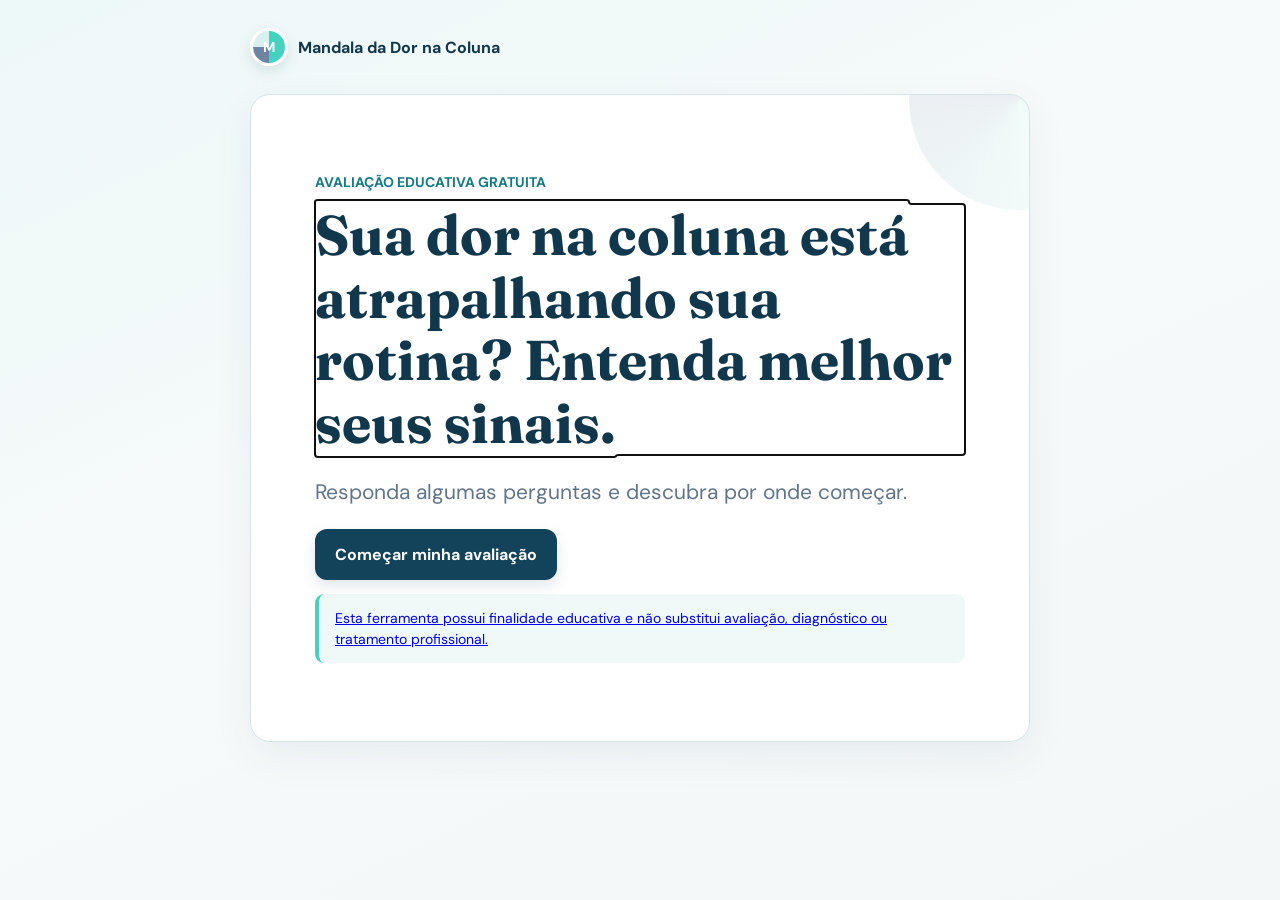
<file: index.html>
<!doctype html>
<html lang="pt-BR">
<head>
  <meta charset="utf-8"><meta name="viewport" content="width=device-width, initial-scale=1"><meta name="theme-color" content="#12435B"><link rel="manifest" href="manifest.webmanifest">
  <meta name="description" content="Faça uma avaliação educativa sobre padrões de dor na coluna e receba um relatório personalizado.">
  <meta name="robots" content="index,follow">
  <link rel="canonical" href="https://mandaladacoluna.vercel.app/">
  <meta property="og:type" content="website">
  <meta property="og:url" content="https://mandaladacoluna.vercel.app/">
  <meta property="og:title" content="Mandala da Dor na Coluna">
  <meta property="og:description" content="Conheça o padrão educativo que mais se aproxima dos seus relatos sobre dor na coluna.">
  <meta name="twitter:card" content="summary">
  <link rel="icon" href="assets/icons/mandala.svg" type="image/svg+xml">
  <title>Mandala da Dor na Coluna</title>
  <link rel="preconnect" href="https://fonts.googleapis.com"><link rel="preconnect" href="https://fonts.gstatic.com" crossorigin>
  <link href="https://fonts.googleapis.com/css2?family=DM+Sans:wght@400;500;600;700&family=Fraunces:opsz,wght@9..144,600;9..144,700&display=swap" rel="stylesheet">
  <link rel="stylesheet" href="css/styles.css">
  <link rel="stylesheet" href="css/mobile-ux.css">
  <link rel="stylesheet" href="css/body-illustration.css">
</head>
<body>
  <main class="shell" id="app"></main>
  <noscript>Ative o JavaScript para realizar a avaliação.</noscript>
  <script type="module" src="js/app.js"></script>
  <script type="module" src="js/body-illustration.js"></script>
</body>
</html>
</file>
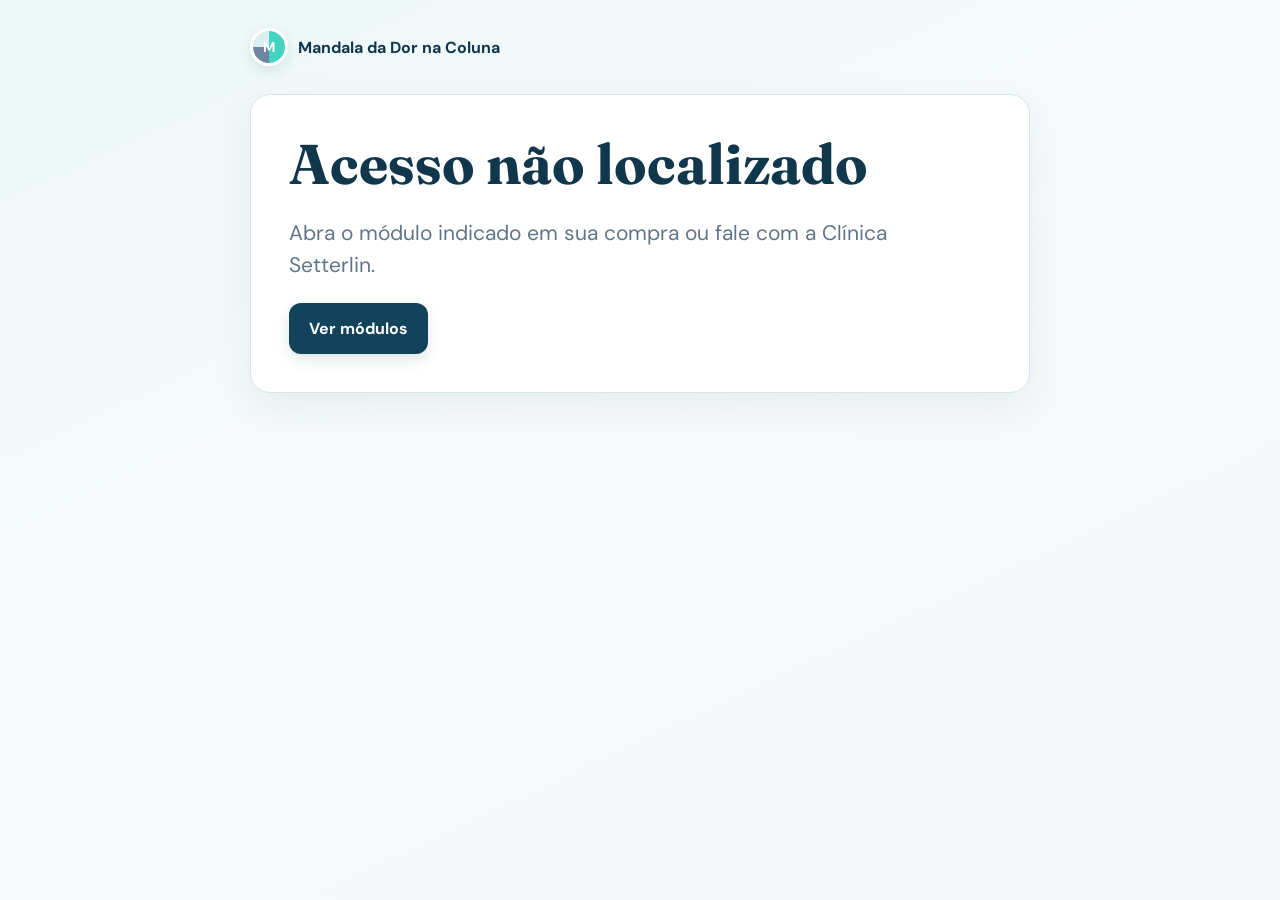
<file: acesso.html>
<!doctype html>
<html lang="pt-BR">
<head>
  <meta charset="utf-8">
  <meta name="viewport" content="width=device-width, initial-scale=1">
  <meta name="theme-color" content="#12435B">
  <meta name="description" content="Orientações de acesso ao conteúdo da Mandala da Dor na Coluna.">
  <meta name="robots" content="noindex,follow">
  <link rel="icon" href="assets/icons/mandala.svg" type="image/svg+xml">
  <title>Liberando seu acesso | Mandala da Dor</title>
  <link rel="preconnect" href="https://fonts.googleapis.com">
  <link rel="preconnect" href="https://fonts.gstatic.com" crossorigin>
  <link href="https://fonts.googleapis.com/css2?family=DM+Sans:wght@400;500;600;700&family=Fraunces:opsz,wght@9..144,600;9..144,700&display=swap" rel="stylesheet">
  <link rel="stylesheet" href="css/styles.css">
  <link rel="stylesheet" href="css/mobile-ux.css">
  <link rel="stylesheet" href="css/trial-lesson.css">
</head>
<body>
  <main class="shell lesson-shell" id="access-release-app"></main>
  <script type="module" src="js/access-release.js"></script>
</body>
</html>
</file>
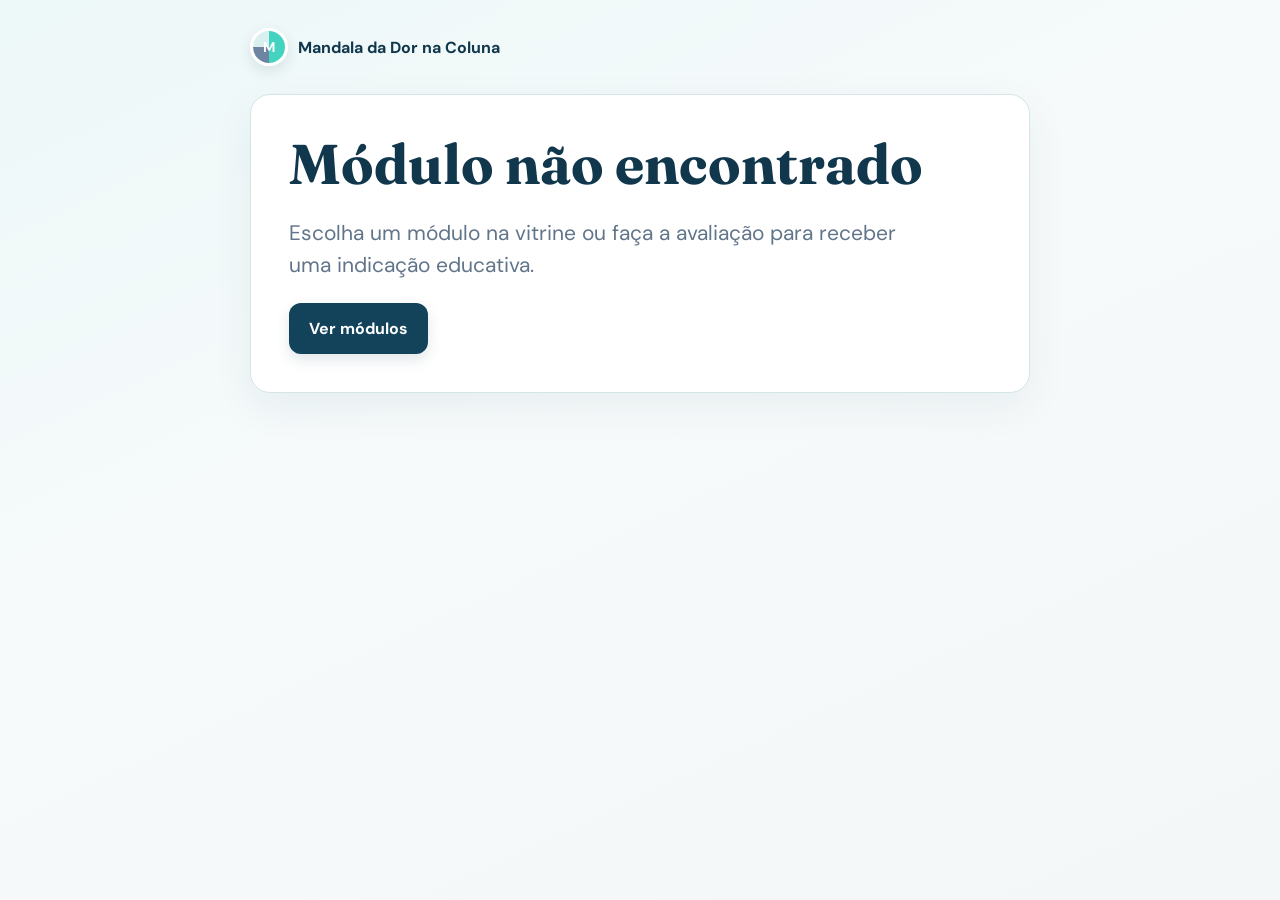
<file: aula-experimental.html>
<!doctype html>
<html lang="pt-BR">
<head>
  <meta charset="utf-8">
  <meta name="viewport" content="width=device-width, initial-scale=1">
  <meta name="theme-color" content="#12435B">
  <meta name="description" content="Assista à aula experimental educativa da Mandala da Dor na Coluna.">
  <meta name="robots" content="noindex,follow">
  <link rel="icon" href="assets/icons/mandala.svg" type="image/svg+xml">
  <title>Aula experimental | Mandala da Dor</title>
  <link rel="preconnect" href="https://fonts.googleapis.com">
  <link rel="preconnect" href="https://fonts.gstatic.com" crossorigin>
  <link href="https://fonts.googleapis.com/css2?family=DM+Sans:wght@400;500;600;700&family=Fraunces:opsz,wght@9..144,600;9..144,700&display=swap" rel="stylesheet">
  <link rel="stylesheet" href="css/styles.css">
  <link rel="stylesheet" href="css/mobile-ux.css">
  <link rel="stylesheet" href="css/trial-lesson.css">
</head>
<body>
  <main class="shell lesson-shell" id="trial-lesson-app"></main>
  <script type="module" src="js/trial-lesson.js"></script>
</body>
</html>
</file>
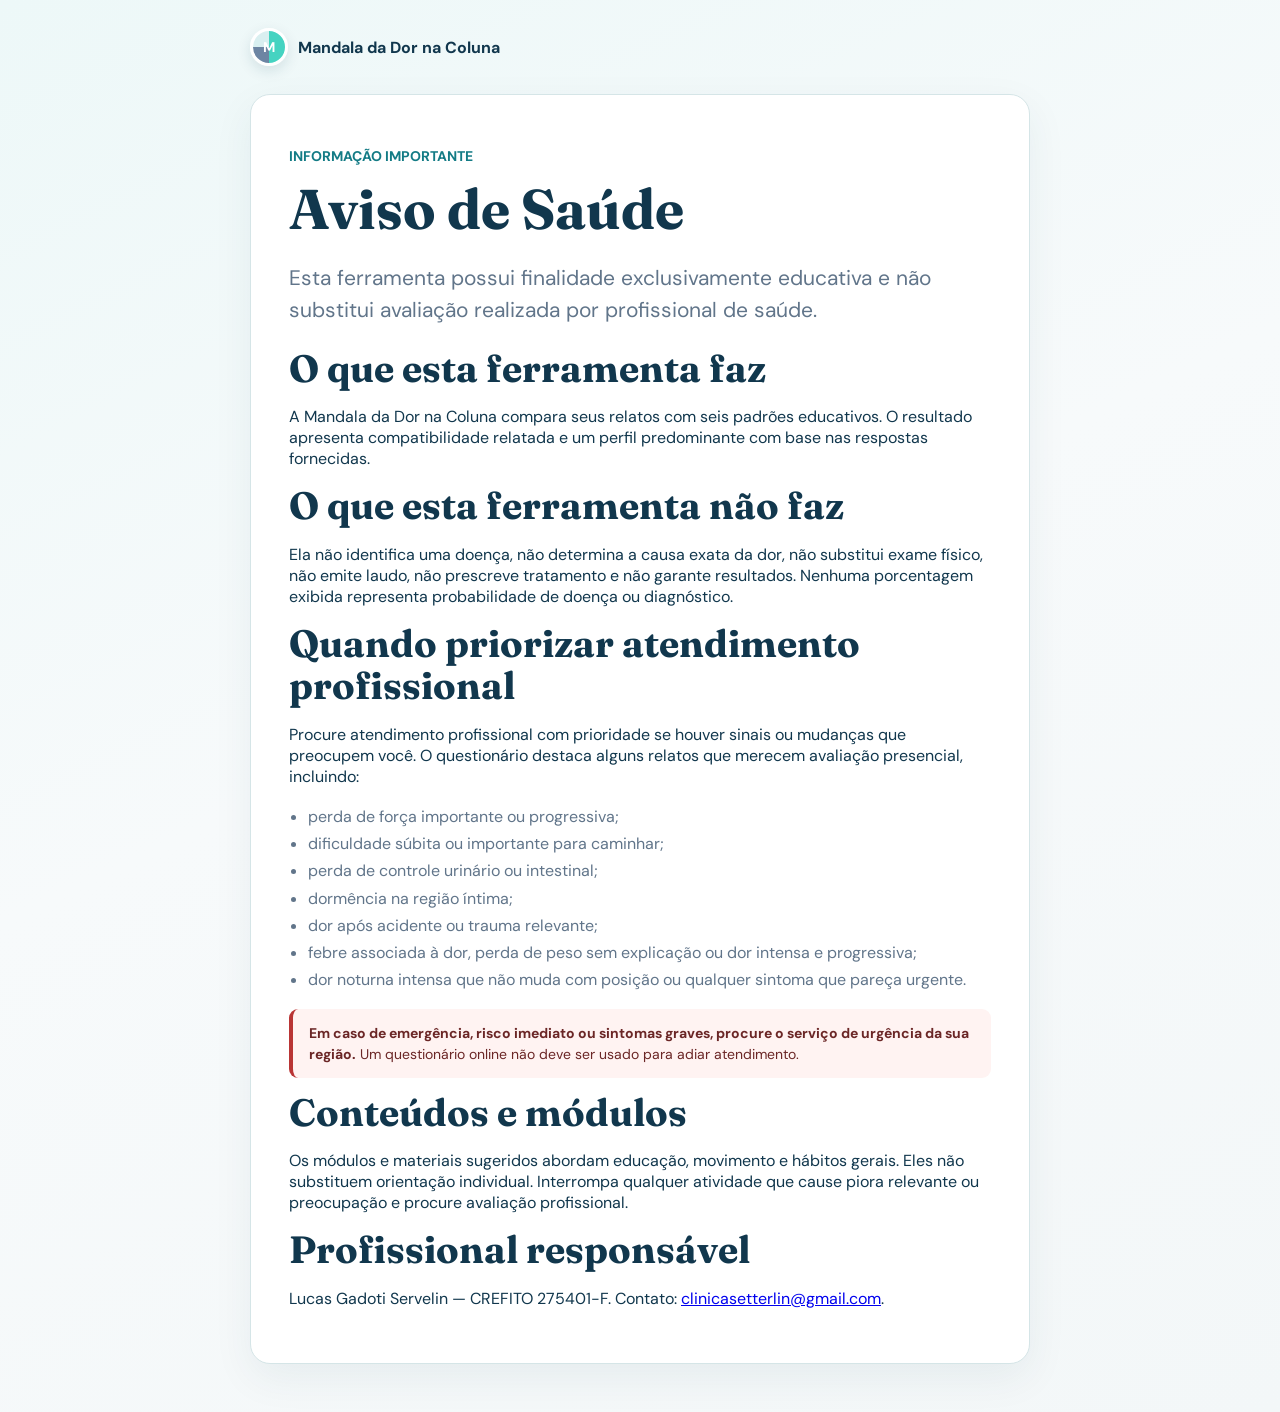
<file: aviso-saude.html>
<!doctype html>
<html lang="pt-BR">
<head>
  <meta charset="utf-8">
  <meta name="viewport" content="width=device-width, initial-scale=1">
  <meta name="description" content="Aviso de saúde da Mandala da Dor na Coluna.">
  <title>Aviso de Saúde | Mandala da Dor</title>
  <link rel="preconnect" href="https://fonts.googleapis.com">
  <link rel="preconnect" href="https://fonts.gstatic.com" crossorigin>
  <link href="https://fonts.googleapis.com/css2?family=DM+Sans:wght@400;500;600;700&family=Fraunces:opsz,wght@9..144,600;9..144,700&display=swap" rel="stylesheet">
  <link rel="stylesheet" href="css/styles.css">
  <link rel="stylesheet" href="css/mobile-ux.css">
</head>
<body>
  <main class="shell">
    <a class="brand" href="index.html" aria-label="Voltar para a Mandala da Dor na Coluna"><span class="brand-mark">M</span>Mandala da Dor na Coluna</a>
    <article class="card legal-page">
      <p class="question-meta">INFORMAÇÃO IMPORTANTE</p>
      <h1>Aviso de Saúde</h1>
      <p class="lead">Esta ferramenta possui finalidade exclusivamente educativa e não substitui avaliação realizada por profissional de saúde.</p>

      <h2>O que esta ferramenta faz</h2>
      <p>A Mandala da Dor na Coluna compara seus relatos com seis padrões educativos. O resultado apresenta compatibilidade relatada e um perfil predominante com base nas respostas fornecidas.</p>

      <h2>O que esta ferramenta não faz</h2>
      <p>Ela não identifica uma doença, não determina a causa exata da dor, não substitui exame físico, não emite laudo, não prescreve tratamento e não garante resultados. Nenhuma porcentagem exibida representa probabilidade de doença ou diagnóstico.</p>

      <h2>Quando priorizar atendimento profissional</h2>
      <p>Procure atendimento profissional com prioridade se houver sinais ou mudanças que preocupem você. O questionário destaca alguns relatos que merecem avaliação presencial, incluindo:</p>
      <ul class="detail-list">
        <li>perda de força importante ou progressiva;</li>
        <li>dificuldade súbita ou importante para caminhar;</li>
        <li>perda de controle urinário ou intestinal;</li>
        <li>dormência na região íntima;</li>
        <li>dor após acidente ou trauma relevante;</li>
        <li>febre associada à dor, perda de peso sem explicação ou dor intensa e progressiva;</li>
        <li>dor noturna intensa que não muda com posição ou qualquer sintoma que pareça urgente.</li>
      </ul>
      <p class="notice alert"><strong>Em caso de emergência, risco imediato ou sintomas graves, procure o serviço de urgência da sua região.</strong> Um questionário online não deve ser usado para adiar atendimento.</p>

      <h2>Conteúdos e módulos</h2>
      <p>Os módulos e materiais sugeridos abordam educação, movimento e hábitos gerais. Eles não substituem orientação individual. Interrompa qualquer atividade que cause piora relevante ou preocupação e procure avaliação profissional.</p>

      <h2>Profissional responsável</h2>
      <p>Lucas Gadoti Servelin — CREFITO 275401-F. Contato: <a href="mailto:clinicasetterlin@gmail.com">clinicasetterlin@gmail.com</a>.</p>
    </article>
  </main>
</body>
</html>
</file>
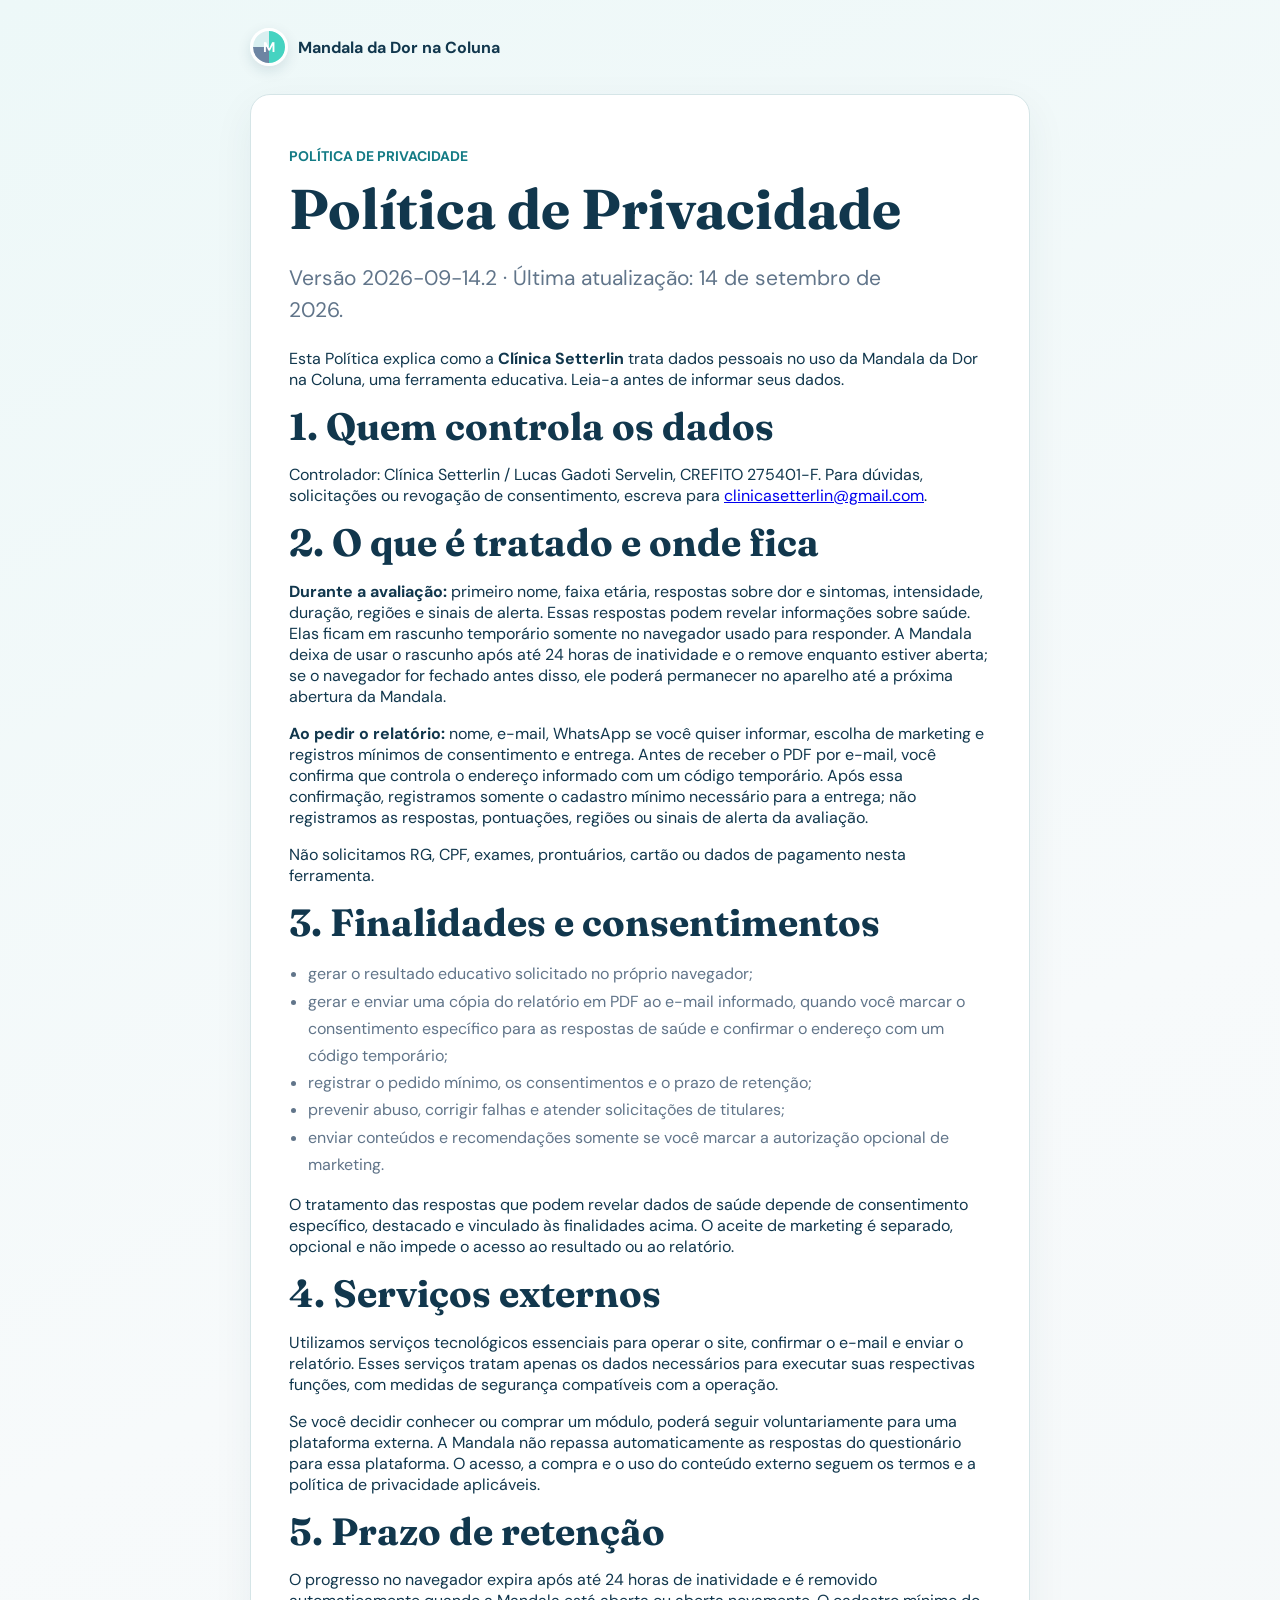
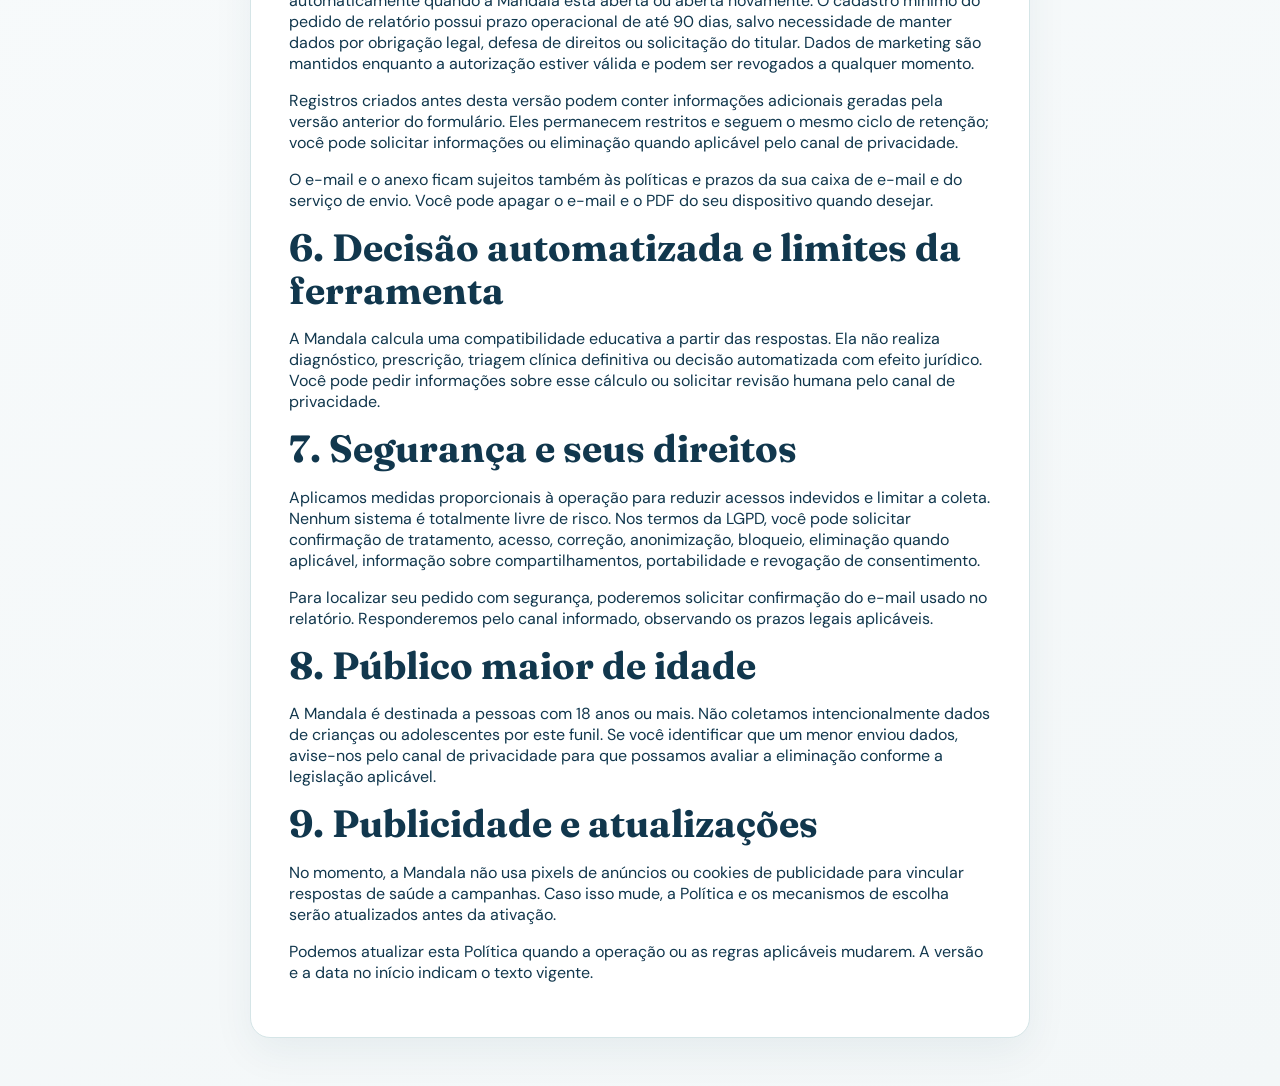
<file: privacidade.html>
<!doctype html>
<html lang="pt-BR">
<head>
  <meta charset="utf-8">
  <meta name="viewport" content="width=device-width, initial-scale=1">
  <meta name="description" content="Política de Privacidade da Mandala da Dor na Coluna.">
  <title>Política de Privacidade | Mandala da Dor</title>
  <link rel="preconnect" href="https://fonts.googleapis.com">
  <link rel="preconnect" href="https://fonts.gstatic.com" crossorigin>
  <link href="https://fonts.googleapis.com/css2?family=DM+Sans:wght@400;500;600;700&family=Fraunces:opsz,wght@9..144,600;9..144,700&display=swap" rel="stylesheet">
  <link rel="stylesheet" href="css/styles.css">
  <link rel="stylesheet" href="css/mobile-ux.css">
</head>
<body>
  <main class="shell">
    <a class="brand" href="index.html" aria-label="Voltar para a Mandala da Dor na Coluna"><span class="brand-mark">M</span>Mandala da Dor na Coluna</a>
    <article class="card legal-page">
      <p class="question-meta">POLÍTICA DE PRIVACIDADE</p>
      <h1>Política de Privacidade</h1>
      <p class="lead">Versão 2026-09-14.2 · Última atualização: 14 de setembro de 2026.</p>
      <p>Esta Política explica como a <strong>Clínica Setterlin</strong> trata dados pessoais no uso da Mandala da Dor na Coluna, uma ferramenta educativa. Leia-a antes de informar seus dados.</p>

      <h2>1. Quem controla os dados</h2>
      <p>Controlador: Clínica Setterlin / Lucas Gadoti Servelin, CREFITO 275401-F. Para dúvidas, solicitações ou revogação de consentimento, escreva para <a href="mailto:clinicasetterlin@gmail.com?subject=Privacidade%20-%20Mandala%20da%20Dor">clinicasetterlin@gmail.com</a>.</p>

      <h2>2. O que é tratado e onde fica</h2>
      <p><strong>Durante a avaliação:</strong> primeiro nome, faixa etária, respostas sobre dor e sintomas, intensidade, duração, regiões e sinais de alerta. Essas respostas podem revelar informações sobre saúde. Elas ficam em rascunho temporário somente no navegador usado para responder. A Mandala deixa de usar o rascunho após até 24 horas de inatividade e o remove enquanto estiver aberta; se o navegador for fechado antes disso, ele poderá permanecer no aparelho até a próxima abertura da Mandala.</p>
      <p><strong>Ao pedir o relatório:</strong> nome, e-mail, WhatsApp se você quiser informar, escolha de marketing e registros mínimos de consentimento e entrega. Antes de receber o PDF por e-mail, você confirma que controla o endereço informado com um código temporário. Após essa confirmação, registramos somente o cadastro mínimo necessário para a entrega; não registramos as respostas, pontuações, regiões ou sinais de alerta da avaliação.</p>
      <p>Não solicitamos RG, CPF, exames, prontuários, cartão ou dados de pagamento nesta ferramenta.</p>

      <h2>3. Finalidades e consentimentos</h2>
      <ul class="detail-list">
        <li>gerar o resultado educativo solicitado no próprio navegador;</li>
        <li>gerar e enviar uma cópia do relatório em PDF ao e-mail informado, quando você marcar o consentimento específico para as respostas de saúde e confirmar o endereço com um código temporário;</li>
        <li>registrar o pedido mínimo, os consentimentos e o prazo de retenção;</li>
        <li>prevenir abuso, corrigir falhas e atender solicitações de titulares;</li>
        <li>enviar conteúdos e recomendações somente se você marcar a autorização opcional de marketing.</li>
      </ul>
      <p>O tratamento das respostas que podem revelar dados de saúde depende de consentimento específico, destacado e vinculado às finalidades acima. O aceite de marketing é separado, opcional e não impede o acesso ao resultado ou ao relatório.</p>

      <h2>4. Serviços externos</h2>
      <p>Utilizamos serviços tecnológicos essenciais para operar o site, confirmar o e-mail e enviar o relatório. Esses serviços tratam apenas os dados necessários para executar suas respectivas funções, com medidas de segurança compatíveis com a operação.</p>
      <p>Se você decidir conhecer ou comprar um módulo, poderá seguir voluntariamente para uma plataforma externa. A Mandala não repassa automaticamente as respostas do questionário para essa plataforma. O acesso, a compra e o uso do conteúdo externo seguem os termos e a política de privacidade aplicáveis.</p>

      <h2>5. Prazo de retenção</h2>
      <p>O progresso no navegador expira após até 24 horas de inatividade e é removido automaticamente quando a Mandala está aberta ou aberta novamente. O cadastro mínimo do pedido de relatório possui prazo operacional de até 90 dias, salvo necessidade de manter dados por obrigação legal, defesa de direitos ou solicitação do titular. Dados de marketing são mantidos enquanto a autorização estiver válida e podem ser revogados a qualquer momento.</p>
      <p>Registros criados antes desta versão podem conter informações adicionais geradas pela versão anterior do formulário. Eles permanecem restritos e seguem o mesmo ciclo de retenção; você pode solicitar informações ou eliminação quando aplicável pelo canal de privacidade.</p>
      <p>O e-mail e o anexo ficam sujeitos também às políticas e prazos da sua caixa de e-mail e do serviço de envio. Você pode apagar o e-mail e o PDF do seu dispositivo quando desejar.</p>

      <h2>6. Decisão automatizada e limites da ferramenta</h2>
      <p>A Mandala calcula uma compatibilidade educativa a partir das respostas. Ela não realiza diagnóstico, prescrição, triagem clínica definitiva ou decisão automatizada com efeito jurídico. Você pode pedir informações sobre esse cálculo ou solicitar revisão humana pelo canal de privacidade.</p>

      <h2>7. Segurança e seus direitos</h2>
      <p>Aplicamos medidas proporcionais à operação para reduzir acessos indevidos e limitar a coleta. Nenhum sistema é totalmente livre de risco. Nos termos da LGPD, você pode solicitar confirmação de tratamento, acesso, correção, anonimização, bloqueio, eliminação quando aplicável, informação sobre compartilhamentos, portabilidade e revogação de consentimento.</p>
      <p>Para localizar seu pedido com segurança, poderemos solicitar confirmação do e-mail usado no relatório. Responderemos pelo canal informado, observando os prazos legais aplicáveis.</p>

      <h2>8. Público maior de idade</h2>
      <p>A Mandala é destinada a pessoas com 18 anos ou mais. Não coletamos intencionalmente dados de crianças ou adolescentes por este funil. Se você identificar que um menor enviou dados, avise-nos pelo canal de privacidade para que possamos avaliar a eliminação conforme a legislação aplicável.</p>

      <h2>9. Publicidade e atualizações</h2>
      <p>No momento, a Mandala não usa pixels de anúncios ou cookies de publicidade para vincular respostas de saúde a campanhas. Caso isso mude, a Política e os mecanismos de escolha serão atualizados antes da ativação.</p>
      <p>Podemos atualizar esta Política quando a operação ou as regras aplicáveis mudarem. A versão e a data no início indicam o texto vigente.</p>

    </article>
  </main>
</body>
</html>
</file>
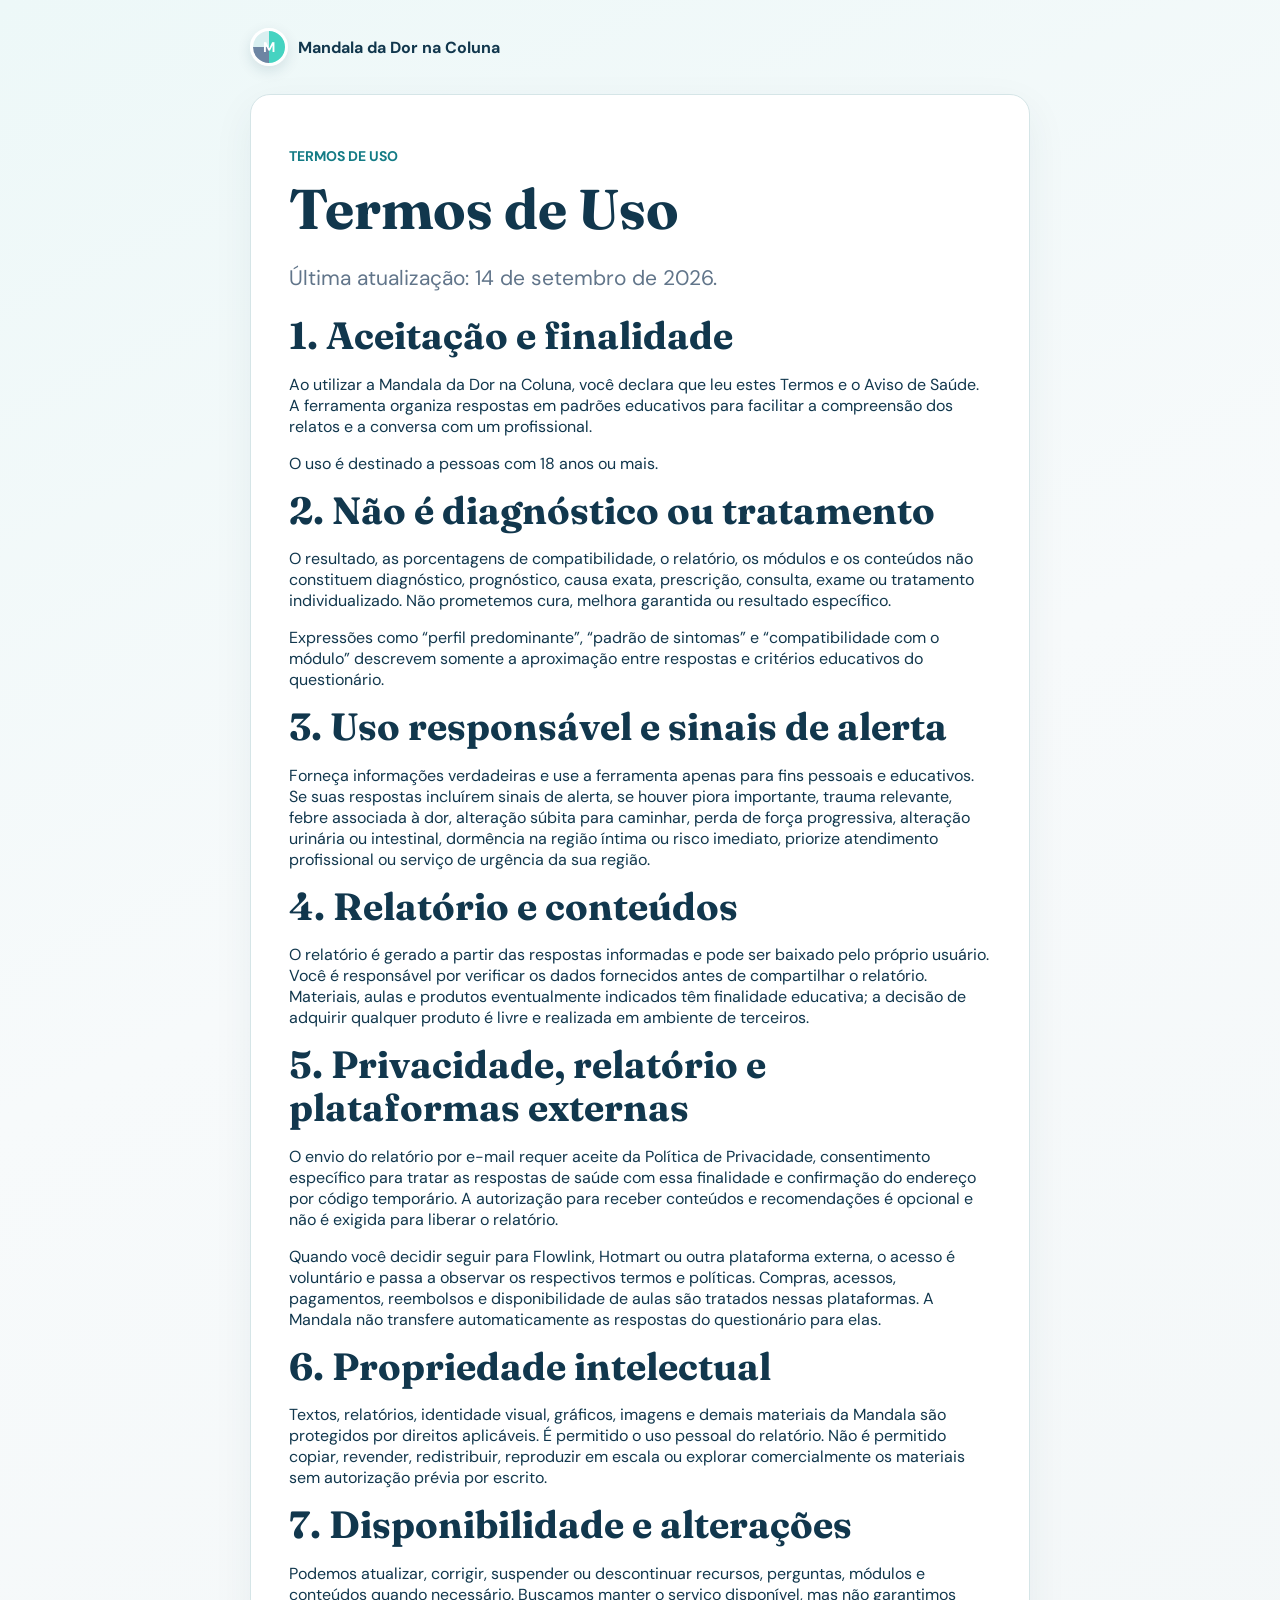
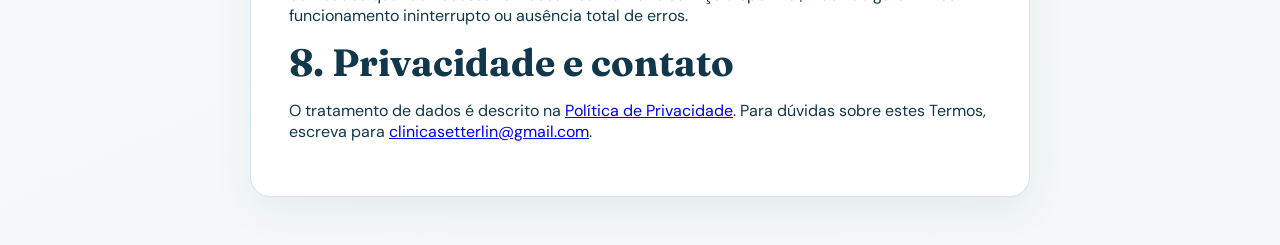
<file: termos.html>
<!doctype html>
<html lang="pt-BR">
<head>
  <meta charset="utf-8">
  <meta name="viewport" content="width=device-width, initial-scale=1">
  <meta name="description" content="Termos de Uso da Mandala da Dor na Coluna.">
  <title>Termos de Uso | Mandala da Dor</title>
  <link rel="preconnect" href="https://fonts.googleapis.com">
  <link rel="preconnect" href="https://fonts.gstatic.com" crossorigin>
  <link href="https://fonts.googleapis.com/css2?family=DM+Sans:wght@400;500;600;700&family=Fraunces:opsz,wght@9..144,600;9..144,700&display=swap" rel="stylesheet">
  <link rel="stylesheet" href="css/styles.css">
  <link rel="stylesheet" href="css/mobile-ux.css">
</head>
<body>
  <main class="shell">
    <a class="brand" href="index.html" aria-label="Voltar para a Mandala da Dor na Coluna"><span class="brand-mark">M</span>Mandala da Dor na Coluna</a>
    <article class="card legal-page">
      <p class="question-meta">TERMOS DE USO</p>
      <h1>Termos de Uso</h1>
      <p class="lead">Última atualização: 14 de setembro de 2026.</p>

      <h2>1. Aceitação e finalidade</h2>
      <p>Ao utilizar a Mandala da Dor na Coluna, você declara que leu estes Termos e o Aviso de Saúde. A ferramenta organiza respostas em padrões educativos para facilitar a compreensão dos relatos e a conversa com um profissional.</p>
      <p>O uso é destinado a pessoas com 18 anos ou mais.</p>

      <h2>2. Não é diagnóstico ou tratamento</h2>
      <p>O resultado, as porcentagens de compatibilidade, o relatório, os módulos e os conteúdos não constituem diagnóstico, prognóstico, causa exata, prescrição, consulta, exame ou tratamento individualizado. Não prometemos cura, melhora garantida ou resultado específico.</p>
      <p>Expressões como “perfil predominante”, “padrão de sintomas” e “compatibilidade com o módulo” descrevem somente a aproximação entre respostas e critérios educativos do questionário.</p>

      <h2>3. Uso responsável e sinais de alerta</h2>
      <p>Forneça informações verdadeiras e use a ferramenta apenas para fins pessoais e educativos. Se suas respostas incluírem sinais de alerta, se houver piora importante, trauma relevante, febre associada à dor, alteração súbita para caminhar, perda de força progressiva, alteração urinária ou intestinal, dormência na região íntima ou risco imediato, priorize atendimento profissional ou serviço de urgência da sua região.</p>

      <h2>4. Relatório e conteúdos</h2>
      <p>O relatório é gerado a partir das respostas informadas e pode ser baixado pelo próprio usuário. Você é responsável por verificar os dados fornecidos antes de compartilhar o relatório. Materiais, aulas e produtos eventualmente indicados têm finalidade educativa; a decisão de adquirir qualquer produto é livre e realizada em ambiente de terceiros.</p>

      <h2>5. Privacidade, relatório e plataformas externas</h2>
      <p>O envio do relatório por e-mail requer aceite da Política de Privacidade, consentimento específico para tratar as respostas de saúde com essa finalidade e confirmação do endereço por código temporário. A autorização para receber conteúdos e recomendações é opcional e não é exigida para liberar o relatório.</p>
      <p>Quando você decidir seguir para Flowlink, Hotmart ou outra plataforma externa, o acesso é voluntário e passa a observar os respectivos termos e políticas. Compras, acessos, pagamentos, reembolsos e disponibilidade de aulas são tratados nessas plataformas. A Mandala não transfere automaticamente as respostas do questionário para elas.</p>

      <h2>6. Propriedade intelectual</h2>
      <p>Textos, relatórios, identidade visual, gráficos, imagens e demais materiais da Mandala são protegidos por direitos aplicáveis. É permitido o uso pessoal do relatório. Não é permitido copiar, revender, redistribuir, reproduzir em escala ou explorar comercialmente os materiais sem autorização prévia por escrito.</p>

      <h2>7. Disponibilidade e alterações</h2>
      <p>Podemos atualizar, corrigir, suspender ou descontinuar recursos, perguntas, módulos e conteúdos quando necessário. Buscamos manter o serviço disponível, mas não garantimos funcionamento ininterrupto ou ausência total de erros.</p>

      <h2>8. Privacidade e contato</h2>
      <p>O tratamento de dados é descrito na <a href="privacidade.html">Política de Privacidade</a>. Para dúvidas sobre estes Termos, escreva para <a href="mailto:clinicasetterlin@gmail.com">clinicasetterlin@gmail.com</a>.</p>

    </article>
  </main>
</body>
</html>
</file>
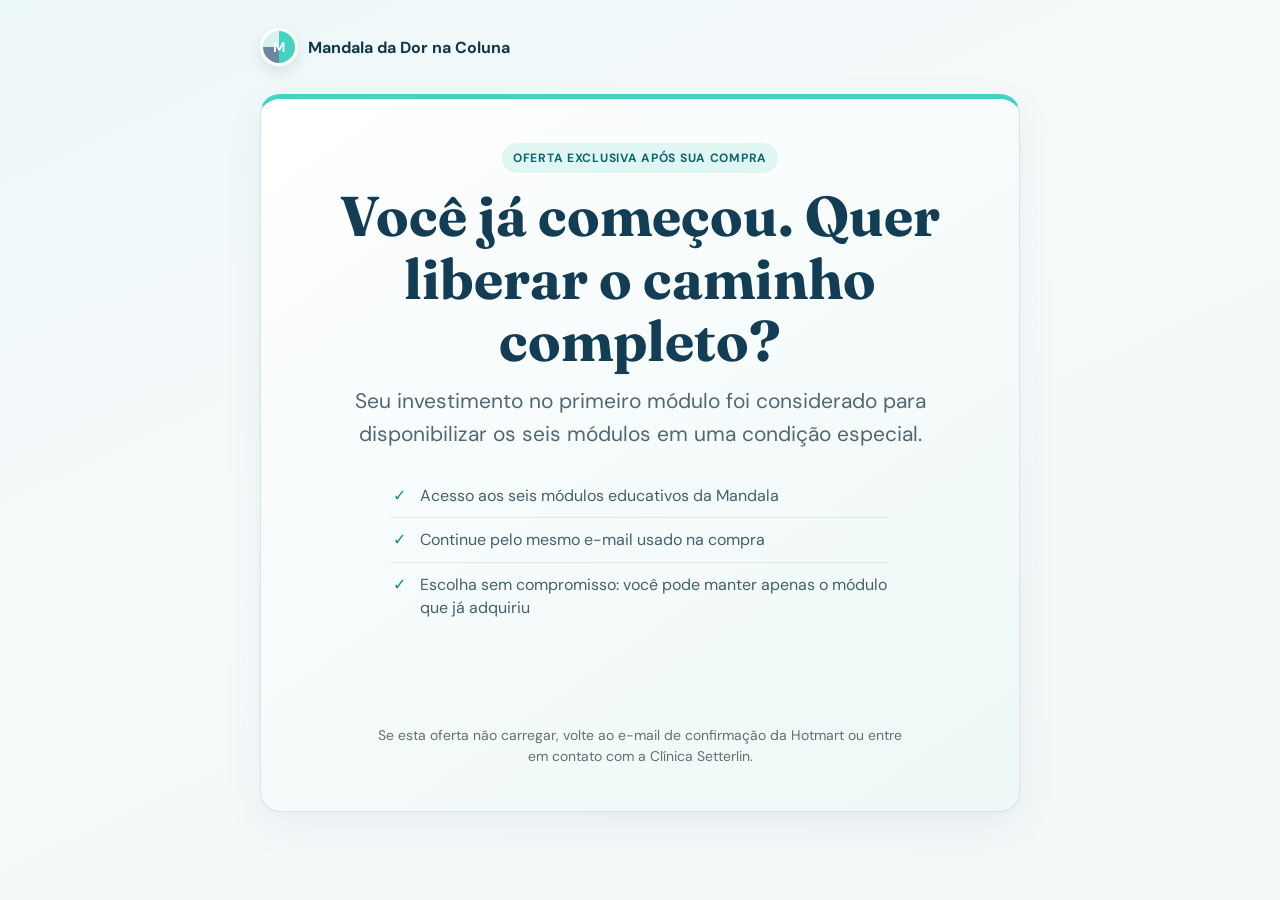
<file: upgrade-combo.html>
<!doctype html>
<html lang="pt-BR">
<head>
  <meta charset="utf-8">
  <meta name="viewport" content="width=device-width, initial-scale=1">
  <meta name="theme-color" content="#12435B">
  <meta name="description" content="Oferta de upgrade para acesso completo à Mandala da Dor na Coluna.">
  <meta name="robots" content="noindex,nofollow">
  <link rel="icon" href="assets/icons/mandala.svg" type="image/svg+xml">
  <title>Acesso completo | Mandala da Dor</title>
  <link rel="preconnect" href="https://fonts.googleapis.com">
  <link rel="preconnect" href="https://fonts.gstatic.com" crossorigin>
  <link href="https://fonts.googleapis.com/css2?family=DM+Sans:wght@400;500;600;700&family=Fraunces:opsz,wght@9..144,600;9..144,700&display=swap" rel="stylesheet">
  <link rel="stylesheet" href="css/styles.css">
  <link rel="stylesheet" href="css/mobile-ux.css">
  <link rel="stylesheet" href="css/upgrade-combo.css">
</head>
<body>
  <main class="shell upgrade-shell">
    <a class="brand" href="index.html"><span class="brand-mark">M</span>Mandala da Dor na Coluna</a>
    <section class="card upgrade-card">
      <p class="upgrade-eyebrow">OFERTA EXCLUSIVA APÓS SUA COMPRA</p>
      <h1>Você já começou. Quer liberar o caminho completo?</h1>
      <p class="lead">Seu investimento no primeiro módulo foi considerado para disponibilizar os seis módulos em uma condição especial.</p>
      <ul class="upgrade-list">
        <li>Acesso aos seis módulos educativos da Mandala</li>
        <li>Continue pelo mesmo e-mail usado na compra</li>
        <li>Escolha sem compromisso: você pode manter apenas o módulo que já adquiriu</li>
      </ul>
      <div id="hotmart-sales-funnel" class="hotmart-sales-funnel" aria-live="polite"></div>
      <p class="small upgrade-help">Se esta oferta não carregar, volte ao e-mail de confirmação da Hotmart ou entre em contato com a Clínica Setterlin.</p>
    </section>
  </main>
  <script src="https://checkout.hotmart.com/lib/hotmart-checkout-elements.js"></script>
  <script>
    if (window.checkoutElements) {
      window.checkoutElements.init('salesFunnel').mount('#hotmart-sales-funnel');
    }
  </script>
</body>
</html>
</file>
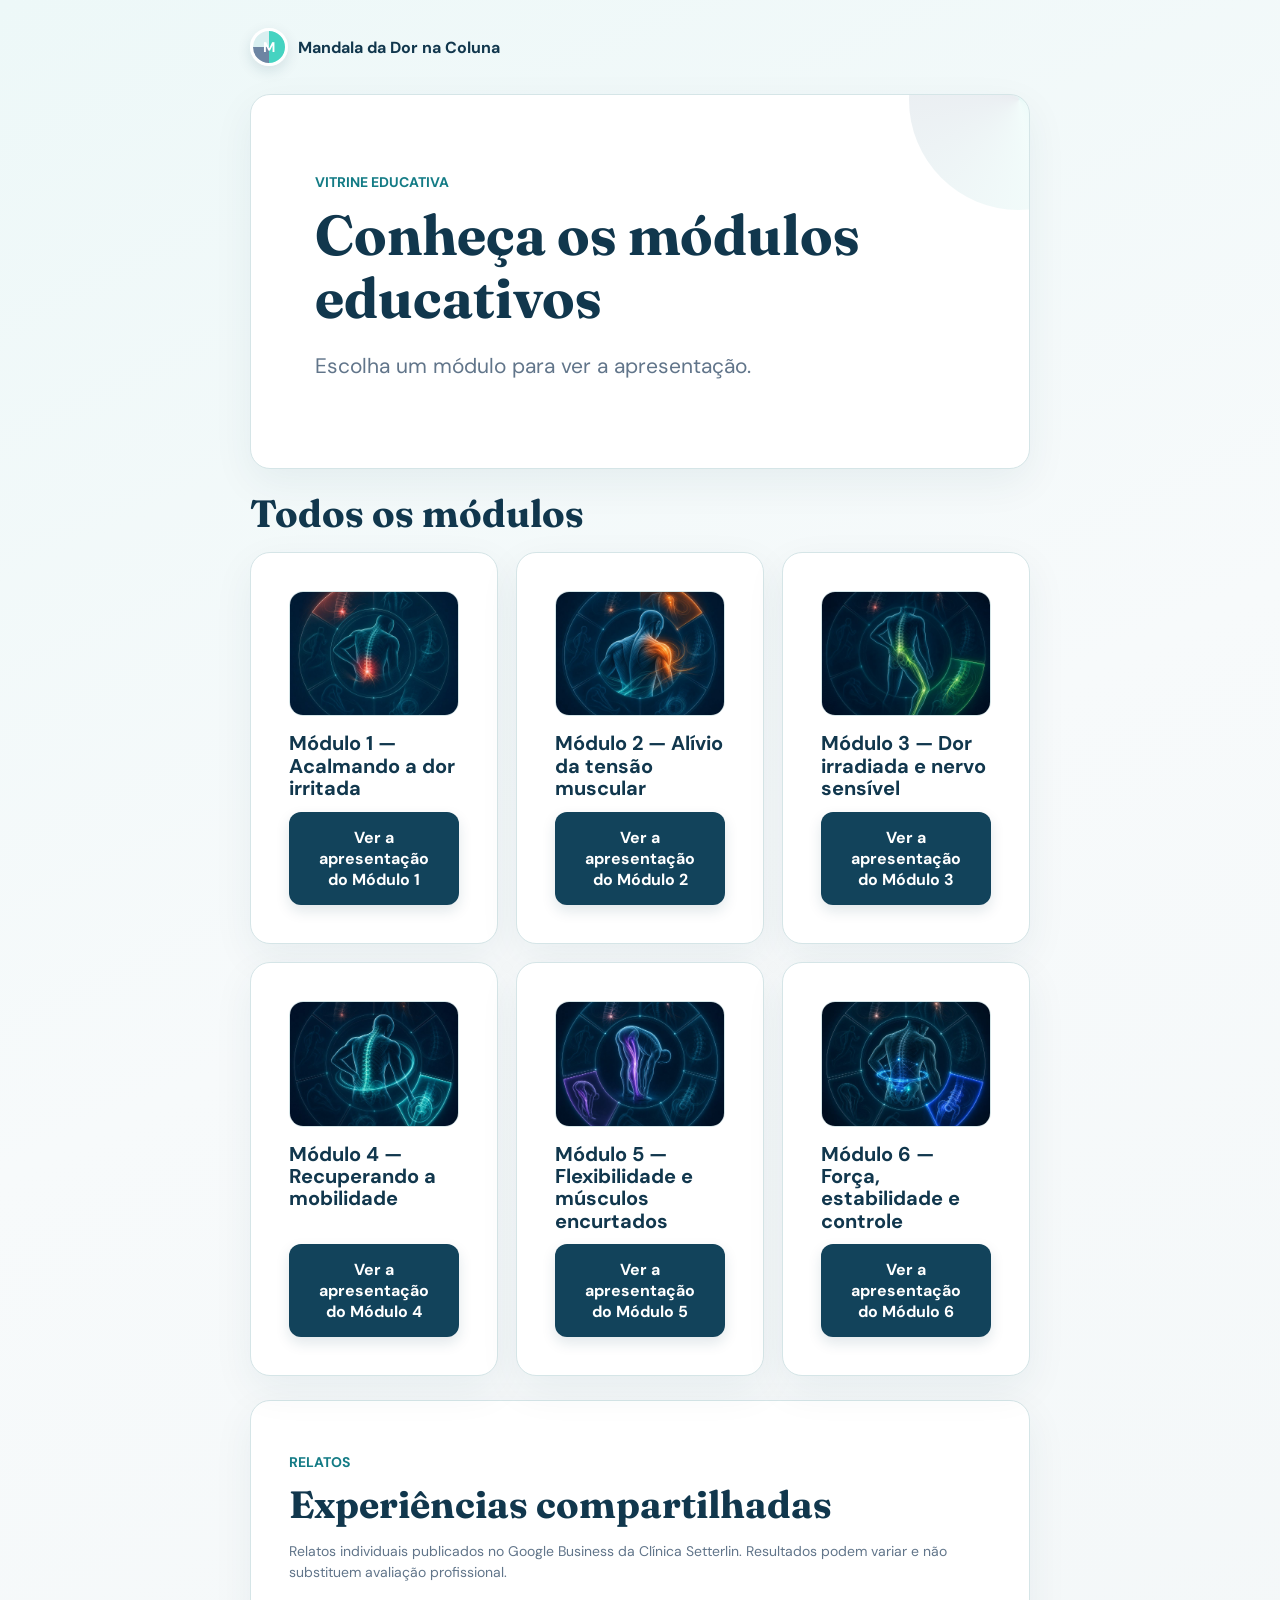
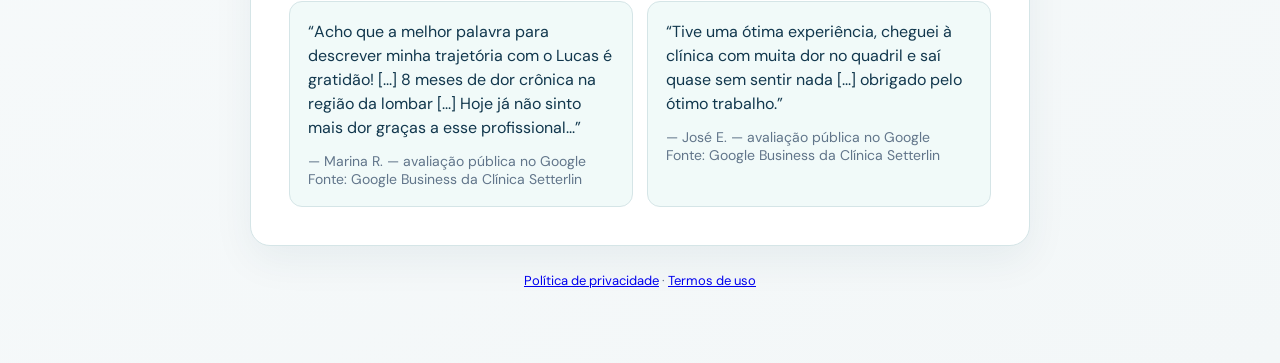
<file: vitrine.html>
<!doctype html>
<html lang="pt-BR">
<head>
  <meta charset="utf-8">
  <meta name="viewport" content="width=device-width, initial-scale=1">
  <meta name="theme-color" content="#12435B">
  <link rel="manifest" href="manifest.webmanifest">
  <title>Vitrine | Mandala da Dor</title>
  <link rel="icon" href="assets/icons/mandala.svg" type="image/svg+xml">
  <link rel="preconnect" href="https://fonts.googleapis.com">
  <link rel="preconnect" href="https://fonts.gstatic.com" crossorigin>
  <link href="https://fonts.googleapis.com/css2?family=DM+Sans:wght@400;500;600;700&family=Fraunces:opsz,wght@9..144,600;9..144,700&display=swap" rel="stylesheet">
  <link rel="stylesheet" href="css/styles.css">
  <link rel="stylesheet" href="css/mobile-ux.css">
  <link rel="stylesheet" href="css/module-covers.css">
  <link rel="stylesheet" href="css/storefront-content.css">
</head>
<body>
  <main class="shell storefront" id="storefront-app"></main>
  <script type="module" src="js/storefront.js"></script>
  <script type="module" src="js/storefront-content.js"></script>
</body>
</html>
</file>
<file: css/styles.css>
:root{
  --ink:#11374d;
  --muted:#61758a;
  --paper:#ffffff;
  --ground:#f4f8f8;
  --line:#d5e5e7;
  --brand:#12435b;
  --brand-hover:#0d3347;
  --aqua:#45d3c1;
  --aqua-soft:#e8faf7;
  --slate:#7187a3;
  --danger:#b93535;
  --radius:20px;
  font-family:"DM Sans",system-ui,sans-serif;
  color:var(--ink);
  background:var(--ground)
}
*{box-sizing:border-box}
body{margin:0;background:linear-gradient(155deg,#edf8f8 0,#f7fafb 46%,#f3f7f8 100%);min-height:100vh;font-size:16px}
.shell{width:min(100% - 32px,780px);margin:auto;padding:28px 0 48px}.result-shell{max-width:1000px}
.brand{display:flex;align-items:center;gap:10px;font-weight:700;text-decoration:none;color:var(--ink);margin-bottom:28px}
.brand-mark{display:grid;place-items:center;width:38px;height:38px;border-radius:50%;background:conic-gradient(var(--aqua) 0 50%,#6d85a3 50% 75%,#d9eff0 75% 100%);color:white;font-size:14px;border:3px solid white;box-shadow:0 5px 14px #123d5520}
.hero,.card{background:var(--paper);border:1px solid var(--line);border-radius:var(--radius);box-shadow:0 14px 40px #123d5510}
.hero{padding:clamp(28px,6vw,64px);overflow:hidden;position:relative}.hero:after{content:"";position:absolute;width:220px;height:220px;border-radius:50%;right:-100px;top:-105px;background:conic-gradient(from 50deg,var(--aqua),#a7e9e1,var(--slate),var(--aqua));opacity:.15}
h1,h2,h3{margin:0 0 12px;line-height:1.12}h1,h2{font-family:Fraunces,serif}h1{font-size:clamp(34px,6vw,56px);max-width:680px}h2{font-size:clamp(27px,4vw,38px)}h3{font-size:20px}
.lead{font-size:clamp(18px,2.5vw,21px);line-height:1.55;color:var(--muted);max-width:650px}.benefits{list-style:none;padding:8px 0;margin:25px 0}.benefits li{padding:10px 0 10px 30px;position:relative}.benefits li:before{content:"✓";position:absolute;left:0;color:#159d93;font-weight:700}
.notice{background:#eef9f8;border-left:4px solid var(--aqua);padding:14px 16px;border-radius:9px;color:#285a66;line-height:1.45;font-size:14px}.notice.alert{background:#fff3f2;border-color:var(--danger);color:#6b2626}
.btn{appearance:none;border:0;border-radius:12px;background:var(--brand);color:#fff;padding:15px 20px;font:inherit;font-weight:700;min-height:50px;cursor:pointer;transition:transform .2s,background .2s,box-shadow .2s;text-align:center;text-decoration:none;display:inline-flex;justify-content:center;align-items:center;gap:8px;box-shadow:0 6px 14px #123d5520}.btn:hover{transform:translateY(-1px);background:var(--brand-hover);box-shadow:0 8px 18px #123d5528}.btn:disabled{opacity:.45;cursor:not-allowed;transform:none}.btn.secondary{color:var(--brand);background:var(--aqua-soft);box-shadow:none}.btn.ghost{color:var(--ink);background:transparent;border:1px solid var(--line);box-shadow:none}.actions{display:flex;gap:12px;flex-wrap:wrap;margin-top:25px}
.result-next-step{margin-top:20px;border-top:5px solid var(--module-color,var(--brand));background:linear-gradient(145deg,#fff 0,#f3fbfa 100%)}.result-next-step h2{margin-bottom:20px}.result-presentation{margin:0 -2px 20px}.result-video-frame{position:relative;overflow:hidden;border-radius:14px;background:#082d42;aspect-ratio:16/9}.result-video-frame iframe{display:block;width:100%;height:100%;border:0}.result-sound-button{position:absolute;right:16px;bottom:16px;border:0;border-radius:999px;background:#fff;color:#12435b;font:inherit;font-weight:700;padding:10px 15px;cursor:pointer;box-shadow:0 5px 18px #0004}.result-cta-headline{margin:22px 0 8px;font-family:Fraunces,serif;font-size:clamp(24px,4vw,32px);line-height:1.18;color:var(--ink)}.result-checkout{width:100%;margin-top:6px;background:#e77d22;box-shadow:0 8px 18px #ad571a42}.result-checkout:hover{background:#c86414}
.card{padding:clamp(22px,5vw,38px)}.form-grid{display:grid;grid-template-columns:1fr 1fr;gap:18px}.field{display:grid;gap:7px;font-weight:600}.field.full{grid-column:1/-1}input,select{font:inherit;background:#fff;border:1px solid #b8cdd2;border-radius:10px;min-height:50px;padding:11px 13px;color:var(--ink)}input:focus,select:focus,.btn:focus-visible,.option:focus-visible{outline:3px solid #80ddd2;outline-offset:2px}.error{color:#a22f2f;margin:6px 0;font-size:14px}
.progress-label{display:flex;justify-content:space-between;gap:14px;color:var(--muted);font-size:14px;margin-bottom:9px}.progress{height:8px;background:#deebed;border-radius:20px;overflow:hidden;margin-bottom:27px}.progress>span{display:block;height:100%;background:linear-gradient(90deg,var(--brand),#1d8a96);transition:width .25s}.option-grid{display:grid;gap:12px}.option{position:relative;display:flex;align-items:center;width:100%;text-align:left;gap:12px;cursor:pointer;padding:17px;border:1px solid var(--line);background:#fff;border-radius:13px;font:inherit;color:var(--ink);min-height:58px;transition:border-color .18s,background .18s}.option:hover,.option.selected{border-color:#3ebcac;background:#f0fbfa}.option.selected:before{background:var(--brand);box-shadow:inset 0 0 0 4px #fff}.option:before{content:"";width:20px;height:20px;border:2px solid #249f96;border-radius:50%;flex:none}.region-grid{display:grid;grid-template-columns:repeat(2,1fr);gap:10px}.region-grid .option{font-size:15px}.question-meta{color:#137b85;font-weight:700;font-size:14px;margin-bottom:13px}
.loading{text-align:center;padding:60px 20px}.spinner{width:42px;height:42px;border:4px solid #d8efed;border-top-color:var(--brand);border-radius:50%;margin:0 auto 17px;animation:spin .8s linear infinite}@keyframes spin{to{transform:rotate(360deg)}}.results-header{padding:12px 0 28px}.results-grid{display:grid;grid-template-columns:1.1fr .9fr;grid-template-areas:"primary summary";align-items:start;gap:20px}.results-grid.has-recommendation{grid-template-areas:"primary summary" "primary recommended"}.result-primary{grid-area:primary}.result-summary{grid-area:summary}.module-access--top{grid-area:recommended}.primary{border-top:7px solid var(--module-color,var(--brand))}.module-access{border-top:5px solid var(--module-color,var(--brand));background:linear-gradient(145deg,#fff 0,#f3fbfa 100%)}.module-access .product{align-items:center}.metric{font-size:40px;font-weight:700;color:var(--brand)}.small{font-size:14px;color:var(--muted);line-height:1.5}.detail-list{padding-left:19px;color:var(--muted);line-height:1.7}.chart-wrap{position:relative;min-height:310px}.product{display:flex;gap:18px;align-items:center}.product-art{width:88px;height:88px;flex:none;border-radius:15px;background:linear-gradient(135deg,var(--product-color,var(--brand)),#d7f1ee);color:white;display:grid;place-items:center;font-size:32px;font-weight:700}.product p{margin:4px 0;color:var(--muted)}.hidden{display:none!important}.lead-box{margin-top:20px;background:#f1faf9}.check{display:flex;gap:10px;align-items:flex-start;font-size:14px;font-weight:400}.check input{min-height:auto;margin-top:3px}.storefront{max-width:1100px}.store-grid{display:grid;grid-template-columns:repeat(3,1fr);gap:18px}.store-card{position:relative;display:flex;flex-direction:column;scroll-margin-top:12px}.store-card.recommended{outline:3px solid var(--product-color);outline-offset:2px}.badge{font-size:12px;background:var(--brand);color:white;font-weight:700;padding:6px 10px;border-radius:99px;width:max-content;margin-bottom:12px}.store-card .actions{margin-top:auto}.footer{font-size:13px;color:var(--muted);padding:26px 0;text-align:center}.sr-only{position:absolute;width:1px;height:1px;padding:0;margin:-1px;overflow:hidden;clip:rect(0,0,0,0);white-space:nowrap;border:0}
@media(max-width:650px){.shell{width:min(100% - 24px,780px);padding-top:16px}.form-grid,.results-grid,.store-grid{grid-template-columns:1fr}.results-grid{grid-template-areas:"primary" "summary"}.results-grid.has-recommendation{grid-template-areas:"recommended" "primary" "summary"}.field.full{grid-column:auto}.hero{padding:28px 23px}.actions .btn{width:100%}.product{align-items:flex-start}.chart-wrap{min-height:280px}.result-sound-button{right:12px;bottom:12px;padding:9px 13px}}@media(prefers-reduced-motion:reduce){*,*:before,*:after{animation-duration:.01ms!important;transition-duration:.01ms!important}}
/* A triagem usa checkbox nativo com aparência visual do card, sem controle duplicado. */
.option input[type="checkbox"]{position:absolute;inline-size:1px;block-size:1px;opacity:0}.option input[type="checkbox"]:focus-visible + span{outline:3px solid #84c9bb;outline-offset:4px;border-radius:4px}
/* Capas e detalhes expansíveis da vitrine. */
.module-cover{width:100%;aspect-ratio:1.35/1;object-fit:cover;border-radius:14px;border:1px solid var(--line);background:#edf5f3}.module-cover--missing{display:none}.module-details{margin-top:14px;padding:12px 14px;border-radius:12px;background:#f5fbf9;border-left:3px solid var(--product-color)}
.testimonial-card{background:linear-gradient(145deg,#ffffff 0,#f3fbfa 100%)}.testimonial-quote{position:relative;margin:24px 0 14px;padding:22px 20px 18px 26px;border:1px solid #cceae6;border-radius:15px;background:#fff;box-shadow:0 8px 20px #123d550a}.testimonial-quote:before{content:"“";position:absolute;left:11px;top:7px;color:var(--aqua);font-family:Fraunces,serif;font-size:38px;line-height:1}.testimonial-quote p{position:relative;margin:0;color:var(--ink);font-family:Fraunces,serif;font-size:clamp(21px,3.5vw,26px);line-height:1.28}.testimonial-quote footer{position:relative;margin-top:14px;color:var(--muted);font-family:"DM Sans",system-ui,sans-serif;font-size:14px;font-weight:600}.testimonial-source-text{margin:8px 0 0;color:#137b85;font-size:14px;font-weight:600}

/* O gráfico continua disponível no PDF, sem disputar atenção na tela do resultado. */
.report-actions{background:#f1faf9}.pdf-chart-source{position:absolute;left:-10000px;top:0;width:800px;pointer-events:none}
</file>
<file: css/mobile-ux.css>
/* Camada de UX mobile: melhora leitura, toque e estabilidade visual. */
html { -webkit-text-size-adjust: 100%; scroll-behavior: smooth; scroll-padding-top: 16px; }
body { overflow-x: hidden; overscroll-behavior-y: none; }
img, video, iframe { max-width: 100%; }
button, a, input, select { -webkit-tap-highlight-color: transparent; }

@media (max-width: 650px) {
  .shell { width: min(100% - 20px, 780px); padding: 14px 0 32px; }
  .shell { padding-bottom: calc(32px + env(safe-area-inset-bottom)); }
  .brand { min-height: 44px; margin: 2px 4px 16px; font-size: 15px; }
  .brand-mark { width: 34px; height: 34px; }
  .hero, .card { border-radius: 16px; }
  .hero { padding: 24px 20px; }
  .hero:after { width: 160px; height: 160px; right: -75px; top: -80px; }
  h1 { font-size: clamp(30px, 9vw, 42px); letter-spacing: -.02em; }
  h2 { font-size: clamp(24px, 7vw, 32px); }
  h3 { font-size: 19px; }
  .lead { font-size: 17px; line-height: 1.48; }
  .card { padding: 20px; }
  .hero > .btn, .lesson-locked .btn, .lesson-access .btn, .result-checkout { width: 100%; }
  .hero > .btn { margin-top: 4px; }
  .option { min-height: 64px; padding: 15px; gap: 11px; line-height: 1.35; touch-action: manipulation; }
  .option:before { width: 22px; height: 22px; }
  .region-grid { grid-template-columns: 1fr; }
  .progress-label { align-items: flex-start; font-size: 13px; }
  .progress { margin-bottom: 20px; }
  .actions { gap: 10px; margin-top: 20px; }
  .actions .btn, .actions .btn.ghost, .actions .btn.secondary { width: 100%; }
  .btn { min-height: 54px; padding: 15px 18px; touch-action: manipulation; }
  .btn:active { transform:scale(.985); }
  input, select { min-height: 54px; font-size: 16px; }
  input[type="checkbox"] { min-height: 22px; min-width: 22px; }
  input[type="range"] { min-height: 44px; accent-color: var(--brand); touch-action: manipulation; }
  .form-grid { gap: 14px; }
  #email-verification .actions { flex-direction: column; }
  #email-verification input { letter-spacing: .12em; text-align: center; font-weight: 700; }
  .small, .notice, .check, .error { font-size: 15px; }
  .check { line-height: 1.45; }
  .results-header { padding: 4px 2px 18px; }
  .results-header h1 { font-size: clamp(30px, 8.5vw, 39px); }
  .result-next-step { margin-top: 14px; padding: 20px; }
  .result-next-step h2 { font-size: clamp(23px, 6.4vw, 29px); }
  .result-presentation { margin: 0 -2px 18px; }
  .result-cta-headline { margin-top: 18px; font-size: clamp(23px, 6.5vw, 29px); }
  .result-next-step .lead { margin: 0 0 18px; }
  .result-sound-button { min-height: 44px; right: 10px; bottom: 10px; }
  .report-actions { padding: 18px 20px; }
  .metric { font-size: 38px; }
  .chart-wrap { min-height: 250px; }
  .product { gap: 14px; }
  .product-art { width: 76px; height: 76px; border-radius: 13px; }
  .store-grid { gap: 14px; }
  .store-card { padding: 18px; }
  .store-card .product-art { width: 100%; height: min(58vw, 260px); border-radius: 13px; margin-bottom: 2px; }
  .badge { max-width: 100%; line-height: 1.25; }
  .footer { padding: 20px 4px; line-height: 1.55; }
  .footer a { display: inline-flex; align-items: center; min-height: 44px; padding: 0 4px; }
  .testimonial-quote { margin: 18px 0 12px; padding: 18px 16px 15px 23px; }
  .testimonial-quote p { font-size: 19px; line-height: 1.35; }
  .testimonial-source-text { font-size: 14px; }
}

@media (max-width: 390px) {
  h1 { font-size: clamp(29px, 9.2vw, 36px); }
  .hero, .card { padding: 20px 17px; }
  .progress-label { gap: 8px; }
  .progress-label span:last-child { white-space: nowrap; }
  .product { flex-direction: column; }
  .product > div:last-child { width: 100%; min-width: 0; }
  .product-art { width: 100%; height: auto; aspect-ratio: 16 / 7; }
  .product .btn { width: 100%; }
  .result-next-step, .report-actions { padding: 18px 17px; }
  .result-sound-button { font-size: 13px; padding-inline: 11px; }
}

@media (min-width: 651px) and (max-width: 900px) {
  .store-grid { grid-template-columns: repeat(2, 1fr); }
}
</file>
<file: css/body-illustration.css>
.body-illustration{margin:16px auto 22px}.body-illustration img{display:block;width:min(100%,640px);aspect-ratio:16/7;object-fit:cover;object-position:center 42%;margin:auto;border-radius:16px;border:1px solid #cbe2e5;box-shadow:0 12px 28px #123d5520}
@media(max-width:650px){.body-illustration{margin:14px auto 18px}.body-illustration img{aspect-ratio:16/8;object-position:center 38%;border-radius:14px}}
</file>
<file: css/trial-lesson.css>
.lesson-shell { max-width: 980px; }
.lesson-hero { display: grid; grid-template-columns: minmax(0, 1fr) minmax(190px, .7fr); gap: 28px; align-items: center; padding: clamp(24px, 5vw, 42px); }
.lesson-title { display: grid; gap: 6px; color: var(--ink); font-family: Fraunces, serif; line-height: 1.05; }
.lesson-title > span { font-size: clamp(28px, 4vw, 42px); font-weight: 700; }
.lesson-title > strong { font-size: clamp(21px, 2.5vw, 30px); font-weight: 600; }
.lesson-eyebrow { display: inline-flex; align-items: center; gap: 8px; color: #137b85; font-size: 13px; font-weight: 700; letter-spacing: .06em; }
.lesson-count { display: grid; place-items: center; width: 42px; height: 42px; border-radius: 50%; background: var(--module-color); color: #fff; font-weight: 700; font-size: 18px; box-shadow: 0 8px 18px color-mix(in srgb, var(--module-color) 28%, transparent); }
.lesson-cover { width: 100%; max-width: 310px; justify-self: end; aspect-ratio: 1.2/1; object-fit: cover; border-radius: 18px; border: 1px solid var(--line); box-shadow: 0 14px 32px #123d5515; }
.lesson-layout { display: grid; grid-template-columns: minmax(0, 1.35fr) minmax(260px, .65fr); gap: 20px; margin-top: 20px; }
.lesson-video-card { align-self: start; padding: 16px; background: #092f43; border: 0; overflow: hidden; }
.lesson-video-wide { margin-top: 20px; width: 100%; }
.lesson-video-frame { position: relative; }
.lesson-video,
.lesson-video iframe,
.lesson-video-frame iframe,
.lesson-video-card > iframe { display: block; width: 100%; aspect-ratio: 16/9; border: 0; border-radius: 12px; background: #061d2a; }
.lesson-video { object-fit: contain; }
.lesson-sound-button { position: absolute; right: 16px; bottom: 16px; z-index: 2; padding: 10px 14px; border: 0; border-radius: 999px; background: #f7fcfb; color: #0b4555; font: inherit; font-weight: 700; box-shadow: 0 6px 18px #041d2a66; cursor: pointer; }
.lesson-sound-button:hover, .lesson-sound-button:focus-visible { background: #d9f2ee; outline: 3px solid #64cfc3; outline-offset: 2px; }
.lesson-placeholder { min-height: 260px; display: grid; place-items: center; text-align: center; padding: 30px; border: 1px dashed #8db6bc; border-radius: 12px; background: linear-gradient(135deg, #0c3a50, #174f62); color: #fff; }
.lesson-placeholder p { max-width: 420px; margin: 10px 0 0; color: #d6edec; }
.lesson-play { width: 58px; height: 58px; display: grid; place-items: center; border-radius: 50%; background: var(--aqua); color: #093447; font-weight: 700; font-size: 20px; }
.lesson-locked { position: relative; border-top: 5px solid var(--module-color); background: linear-gradient(145deg, #fff 0, #eef9f8 100%); }
.lesson-locked .btn { background: #b95312; box-shadow: 0 8px 18px #7f350d33; }
.lesson-locked .btn:hover, .lesson-locked .btn:focus-visible { background: #963f0d; }
.lesson-lock-label { display: inline-flex; gap: 8px; align-items: center; padding: 6px 10px; background: #eef6f7; border-radius: 999px; color: #38606a; font-size: 12px; font-weight: 700; }
.lesson-list { margin: 20px 0 0; padding: 0; list-style: none; }
.lesson-list li { padding: 11px 0 11px 28px; border-bottom: 1px solid #e4eeee; position: relative; color: var(--muted); line-height: 1.45; }
.lesson-list li::before { content: '✓'; position: absolute; left: 3px; color: var(--module-color); font-weight: 700; }
.lesson-list li:last-child { border-bottom: 0; }
.lesson-steps { display: grid; gap: 10px; margin: 18px 0; }
.lesson-step { display: flex; gap: 12px; align-items: flex-start; padding: 11px 0; }
.lesson-step-number { display: grid; place-items: center; flex: 0 0 26px; height: 26px; border-radius: 50%; background: #e6f7f5; color: #137b85; font-weight: 700; font-size: 13px; }
.lesson-access { margin-top: 20px; background: #f6faf9; }
.lesson-access strong { display: block; margin-bottom: 5px; }
.lesson-checkout-note { margin: 16px 0 0; padding: 12px 14px; border-left: 3px solid var(--module-color); background: #f4f9f9; border-radius: 0 10px 10px 0; color: #42616a; font-size: 14px; line-height: 1.45; }
.lesson-next-disabled { margin: 16px 0 0; padding: 12px 14px; background: #fff7e8; border: 1px solid #f1d797; border-radius: 12px; color: #745923; font-size: 14px; line-height: 1.45; }
.lesson-back { margin-top: 20px; }

@media (max-width: 760px) {
  .lesson-hero { grid-template-columns: minmax(0, 1fr) 118px; padding: 20px; gap: 16px; }
  .lesson-cover { width: 118px; max-width: none; justify-self: end; }
  .lesson-title > span { font-size: 28px; }
  .lesson-title > strong { font-size: 20px; line-height: 1.15; }
  .lesson-placeholder { min-height: 220px; }
  .lesson-video-card { padding: 10px; }
  .lesson-video-wide { margin-top: 12px; }
  .lesson-sound-button { right: 12px; bottom: 12px; padding: 9px 12px; font-size: 14px; }
  .lesson-locked { padding: 22px 20px; }
  .lesson-locked h2 { font-size: clamp(26px, 8vw, 34px); }
  .lesson-locked .btn { width: 100%; min-height: 58px; }
}

@media (max-width: 360px) {
  .lesson-hero { grid-template-columns: minmax(0, 1fr) 96px; gap: 13px; padding: 18px; }
  .lesson-cover { width: 96px; }
  .lesson-title > span { font-size: 25px; }
  .lesson-title > strong { font-size: 18px; }
}

@media (prefers-reduced-motion: reduce) {
  .lesson-count { box-shadow: none; }
}
</file>
<file: css/upgrade-combo.css>
.upgrade-shell{max-width:760px;padding-top:28px;padding-bottom:40px}.upgrade-card{margin-top:24px;padding:clamp(24px,5vw,44px);text-align:center;background:linear-gradient(145deg,#fff 0%,#edf8f7 100%);border-top:5px solid var(--aqua)}.upgrade-card h1{max-width:620px;margin:12px auto;color:#123d55}.upgrade-card .lead{max-width:590px;margin:0 auto;color:#4f6872}.upgrade-eyebrow{display:inline-block;margin:0;padding:7px 11px;border-radius:999px;background:#dff6f3;color:#0d6771;font-size:12px;font-weight:700;letter-spacing:.06em}.upgrade-list{max-width:500px;margin:24px auto;text-align:left;list-style:none;padding:0}.upgrade-list li{position:relative;padding:10px 0 10px 30px;border-bottom:1px solid #dbeae8;color:#42616a;line-height:1.45}.upgrade-list li:last-child{border-bottom:0}.upgrade-list li:before{content:'✓';position:absolute;left:3px;color:#138a8f;font-weight:700}.hotmart-sales-funnel{max-width:520px;margin:26px auto 0;min-height:48px}.upgrade-help{margin:22px auto 0;max-width:530px;color:#60716f}@media(max-width:600px){.upgrade-shell{padding:18px 16px 30px}.upgrade-card{margin-top:18px;text-align:left}.upgrade-card h1{text-align:left;font-size:clamp(30px,9vw,42px)}.upgrade-card .lead{margin-left:0}.hotmart-sales-funnel{margin-top:22px}}
</file>
<file: css/module-covers.css>
.product-art {
  overflow: hidden;
  background-color: #08263a;
  background-position: center;
  background-size: cover;
  color: transparent;
}

.store-card:nth-child(1) .product-art { background-image: url('../assets/images/produto-modulo-1.jpg'); }
.store-card:nth-child(2) .product-art { background-image: url('../assets/images/produto-modulo-2.jpg'); }
.store-card:nth-child(3) .product-art { background-image: url('../assets/images/produto-modulo-3.jpg'); }
.store-card:nth-child(4) .product-art { background-image: url('../assets/images/produto-modulo-4.jpg'); }
.store-card:nth-child(5) .product-art { background-image: url('../assets/images/produto-modulo-5.jpg'); }
.store-card:nth-child(6) .product-art { background-image: url('../assets/images/produto-modulo-6.jpg'); }

.result-cover {
  background-position: center;
  background-size: cover;
  color: transparent;
}
</file>
<file: css/storefront-content.css>
.testimonials{margin-top:24px}.testimonial-grid{display:grid;grid-template-columns:repeat(2,1fr);gap:14px;margin-top:18px}.testimonial{margin:0;padding:18px;border-radius:13px;background:#f1faf9;border:1px solid var(--line)}.testimonial p{margin:0 0 12px;line-height:1.5}.testimonial footer{padding:0;text-align:left;font-size:14px;color:var(--muted)}@media(max-width:650px){.testimonial-grid{grid-template-columns:1fr}}
</file>
